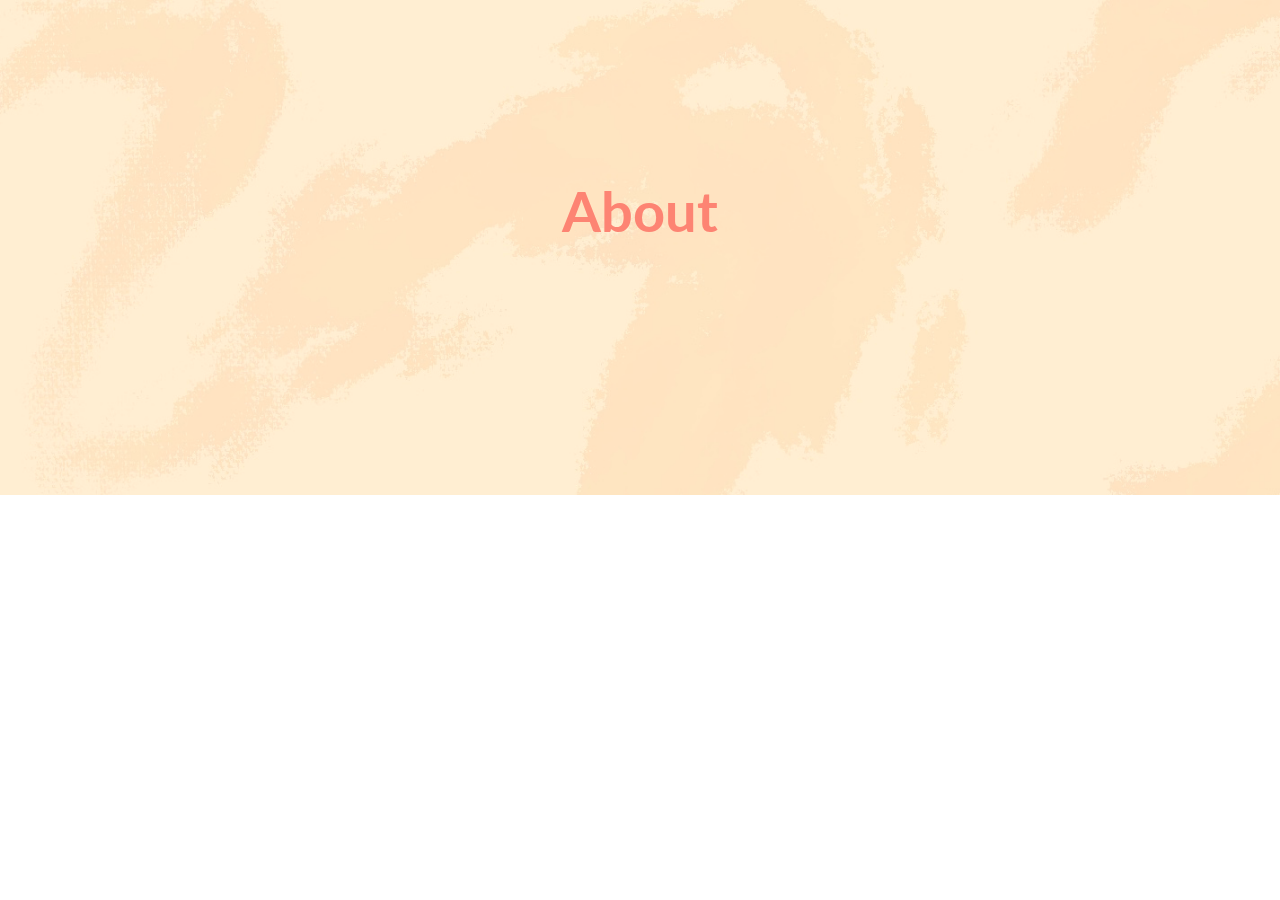
<file: about.html>
<!DOCTYPE html>
<html lang="en">
  <head>
    <meta charset="UTF-8" />
    <meta http-equiv="X-UA-Compatible" content="IE=edge" />
    <meta name="viewport" content="width=device-width, initial-scale=1.0" />
    <title>About - PSDEI</title>
    <link rel="stylesheet" href="./styles.css" />
    <script
      src="https://code.jquery.com/jquery-3.6.1.min.js"
      integrity="sha256-o88AwQnZB+VDvE9tvIXrMQaPlFFSUTR+nldQm1LuPXQ="
      crossorigin="anonymous"
    ></script>
    <script>
      $(function () {
        $("#navbar").load("navbar.html");
      });
    </script>
  </head>

  <body>
    <section id="landing">
      <header class="sub-header">
        <div id="navbar"></div>
        <div class="header__container">
          <div class="header__description">
            <h1>About</h1>
          </div>
        </div>
      </header>
    </section>
  </body>
</html>
</file>
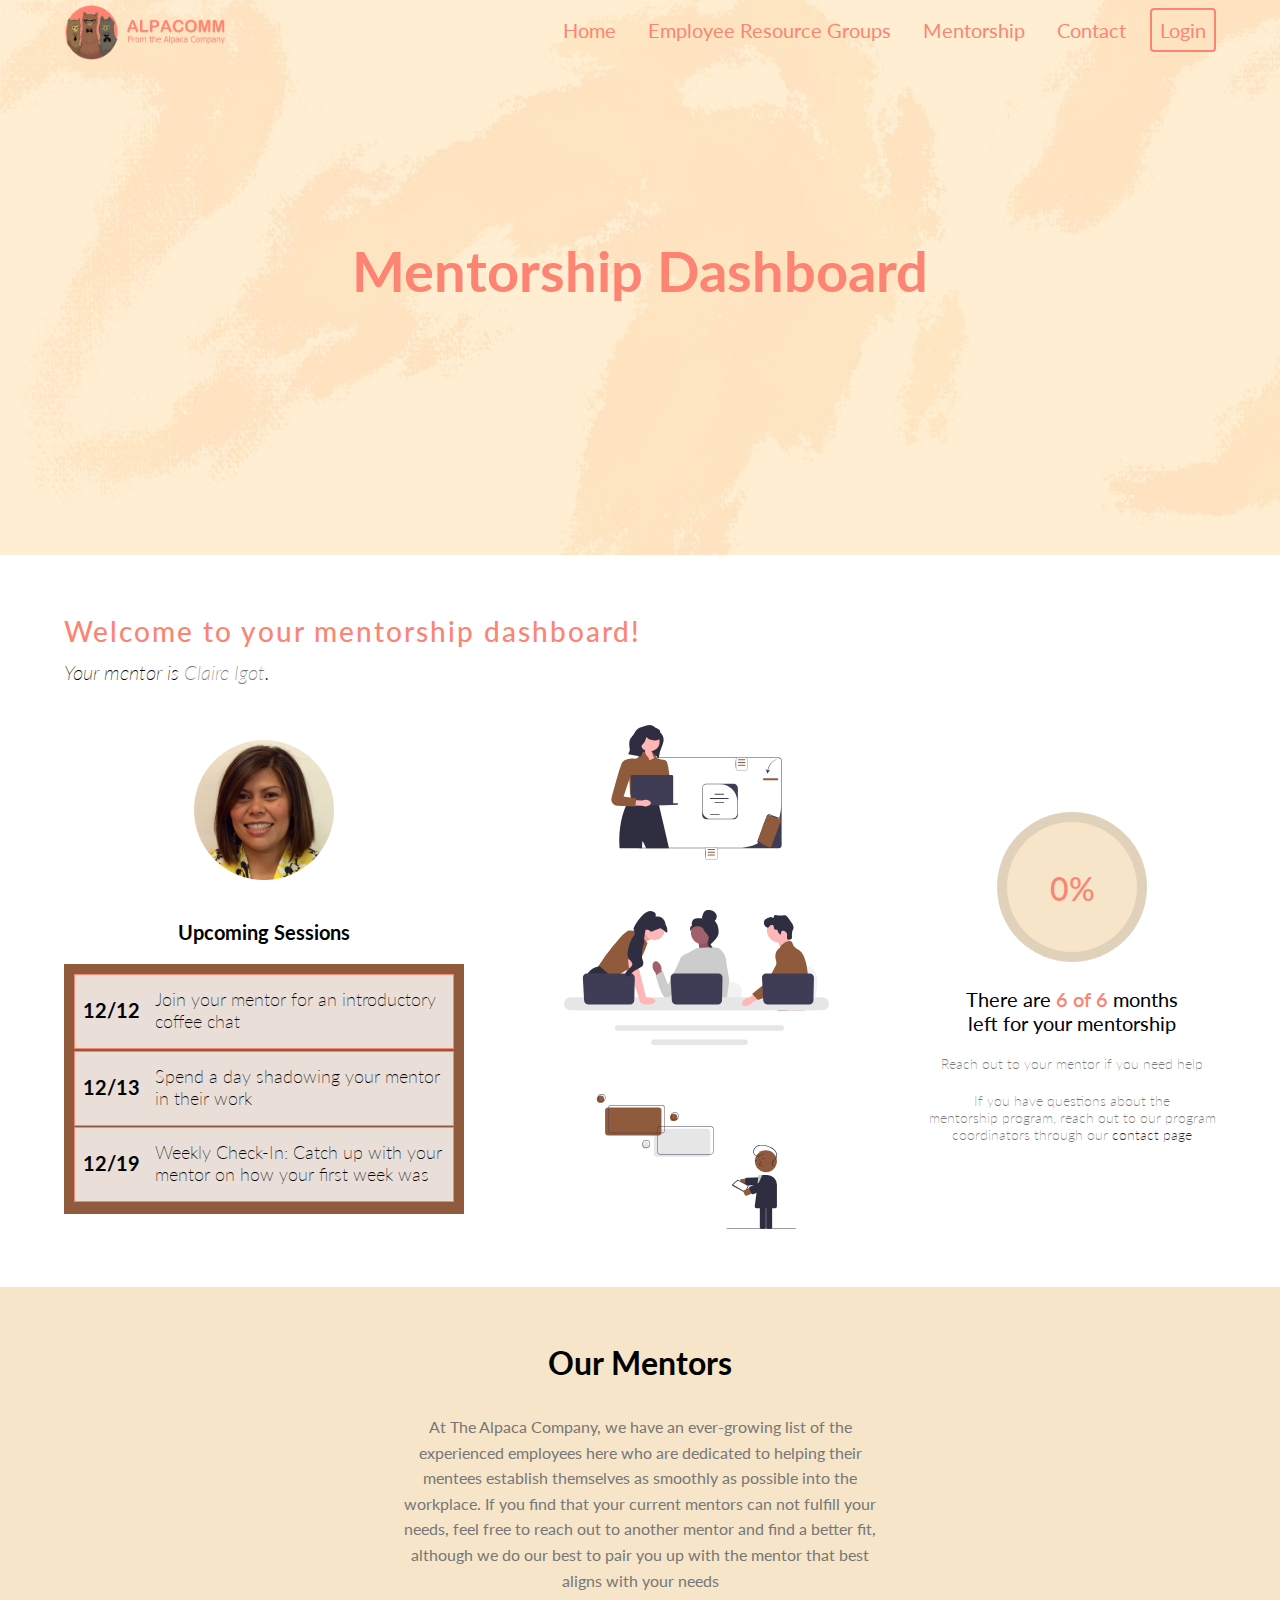
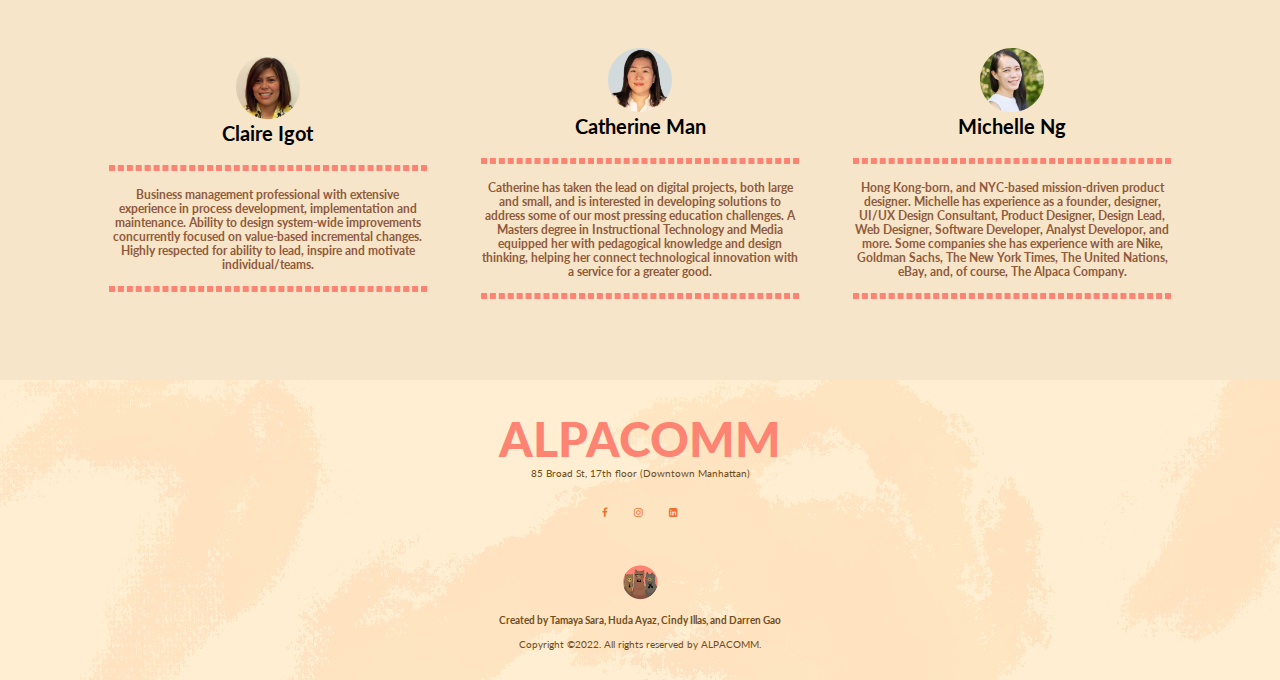
<file: dashboard.html>
<!DOCTYPE html>
<html>
<html lang="en">

<head>
  <link rel="stylesheet" href="https://stackpath.bootstrapcdn.com/font-awesome/4.7.0/css/font-awesome.min.css"> 
  <meta charset="UTF-8" />
  <meta http-equiv="X-UA-Compatible" content="IE=edge" />
  <meta name="viewport" content="width=device-width, initial-scale=1.0" />
  <title>ALPACOMM - Mentorship Dashboard</title>
  <link rel="icon" href="/assets/alpaca logo no text.png">
  <link rel="stylesheet" href="dashboard.css" /> 

</head>

<!--Start of the Banner-->

<body>
  
  <section id="landing">
    <nav id="nav">
      <div class="nav__container">
        <img class="logo" src="./assets/alpaca logo w text.png" alt="The ALPACOMM Logo" />
        <ul class="nav__links">
          <li><a href="index.html" class="nav__link">Home</a></li>
          <!-- <li><a href="about.html" class="nav__link">About</a></li> -->
          <li><a href="erg.html" class="nav__link">Employee Resource Groups</a></li>
          <li><a href="dashboard.html" class="nav__link">Mentorship</a></li>
          <li><a href="contacts.html" class="nav__link">Contact</a></li>
          <li><a href="#" class="nav__link nav__link--primary">Login</a></li>
        </ul>
      </div>
    </nav>

    <header class="sub-header">
      <div class="header__container">
        <div class="header__description">
          <h1>Mentorship Dashboard</h1>
        </div>
      </div>
    </header>
  </section>

  <!-- End of the Landing-->


  <!--Updates Section-->
  <section class="updates" id="updates">
    <div class="title__container">
      <div class="md-welcome">
        <h2 class="welcome">Welcome to your mentorship dashboard!</h2>
        <h2 class="your-mentor">Your mentor is <span class="mentor-name">Claire Igot</span>.</h2>
      </div>
      <div class="updates__container">
        <div class="sessions__wrapper">
          <img class="claire-db" src="/assets/Claire.PNG" alt="">
          <h2>Upcoming Sessions</h2>
          <div class="grid-container">
            <div class="grid-item">
              <h2 class="date">12/12</h2>
              <h2 class="desc">Join your mentor for an introductory coffee chat</h2>
            </div>
            <div class="grid-item">
              <h2 class="date">12/13</h2>
              <h2 class="desc">Spend a day shadowing your mentor in their work</h2>
            </div>
            <div class="grid-item">
              <h2 class="date">12/19</h2>
              <h2 class="desc">Weekly Check-In: Catch up with your mentor on how your first week was</h2>
            </div>
          </div>
        </div>
        <!--Images-->
        <div class="engineering--wrapper">
          <img src="./assets/remote-worker.svg" class="eng-img" alt="Computer man">
          <img src="./assets/engineering.svg" class="eng-img" alt="Computer man">
          <img src="./assets/present.svg" class="eng-img" alt="Computer man">
        </div>
        <div class="progress--wrapper">
          <div class="circular">
            <!-- <div class="inner"></div> -->
            <div class="outer"></div>
            <div class="numb">
              0%
            </div>
            <!-- <div class="circle">
              <div class="dot">
                <span></span>
              </div>
              <div class="bar left">
                <div class="progress"></div>
              </div>
              <div class="bar right">
                <div class="progress"></div>
              </div>
            </div> -->
          </div>
          <h2 class="line1">There are <span>6 of 6</span> months<br>left for your mentorship</h2>
          <h2 class="line2">Reach out to your mentor if you need help</h2>
          <h2 class="line2">If you have questions about the<br>mentorship program, reach out to our program<br>coordinators through our <a href="contacts.html">contact page</a></h2>
        </div>
      </div>
    </div>
 <!-- <script>
    const numb = document.querySelector(".numb");
    let counter = 0;
    setInterval(()=>{
      if(counter == 100){
        clearInterval();
      }else{
        counter+=1;
        numb.textContent = counter + "%";
      }
    }, 80);
 </script> -->
 </section>

<!--End of Images-->

      <!--The Pie Chart start here-->
  <!--The end of the Pie Chart-->
  <!--End Second Sectoin-->

  <!--Start of the Mentors-->
  <section class="Mentors" id="mentors">
    <h2 class="subtitle">Our Mentors</h2>
    <p class="mentor-intro">At The Alpaca Company, we have an ever-growing list of the experienced employees here who are dedicated to helping their mentees establish themselves as smoothly as possible into the workplace. If you find that your current mentors can not fulfill your needs, feel free to reach out to another mentor and find a better fit, although we do our best to pair you up with the mentor that best aligns with your needs</p>

    <div class="pics">
      <div class="mentors-col">
        <img src="assets/Claire.PNG">
        <h2>Claire Igot</h2>
        <p><h3>Business management professional with extensive experience in process development, implementation and maintenance. Ability to design system-wide improvements concurrently focused on value-based incremental changes. Highly respected for ability to lead, inspire and motivate individual/teams. </h3></p>
      </div>

      <div class="mentors-col">
        <img src="assets/catherine.PNG">
        <h2> Catherine Man</h2>
        <p><h3>Catherine has taken the lead on digital projects, both large and small, and is interested in developing solutions to address some of our most pressing education challenges. A Masters degree in Instructional Technology and Media equipped her with pedagogical knowledge and design thinking, helping her connect technological innovation with a service for a greater good.</h3></p>
      </div>

      <div class="mentors-col">
        <img src="assets/Michelle.PNG">
        <h2> Michelle Ng</h2>
        <p><h3>Hong Kong-born, and NYC-based mission-driven product designer. Michelle has experience as a founder, designer, UI/UX Design Consultant, Product Designer, Design Lead, Web Designer, Software Developer, Analyst Developor, and more. Some companies she has experience with are Nike, Goldman Sachs, The New York Times, The United Nations, eBay, and, of course, The Alpaca Company.</h3></p>
      </div>
    </div>
  </section>
</body>
<!--- FOOTER -->
<section class="footer">
  <h1 class="alpacomm-footer"><b>ALPACOMM</b></h1>
  <p class="other-text-footer">85 Broad St, 17th floor (Downtown Manhattan) </p>
   <div class="iconss">
    <li><a href="https://www.facebook.com/projectalpacany"><i class="fa fa-facebook"></i></a></li>
    <!-- <img src="./assets/dei_logo.png"> -->
    <li><a href="https://www.instagram.com/pumpkinspicealpacees/"><i class="fa fa-instagram"></i></a></li>
    <!-- <img src="./assets/dei_logo.png"> -->
    <li><a href="https://www.linkedin.com/company/projectalpaca/"><i class="fa fa-linkedin-square"></i></a></li>
  </div>
  <div class="footer-bottom">
    <img src="./assets/alpaca logo no text.png">
    <p class="other-text-footer"><b><br>Created by Tamaya Sara, Huda Ayaz, Cindy Illas, and Darren Gao</b></p>
    <p class="other-text-footer"><br>Copyright &copy;2022.  All rights reserved by <span>ALPACOMM.</span></p>
 </div>
 </section>
</html>
</file>
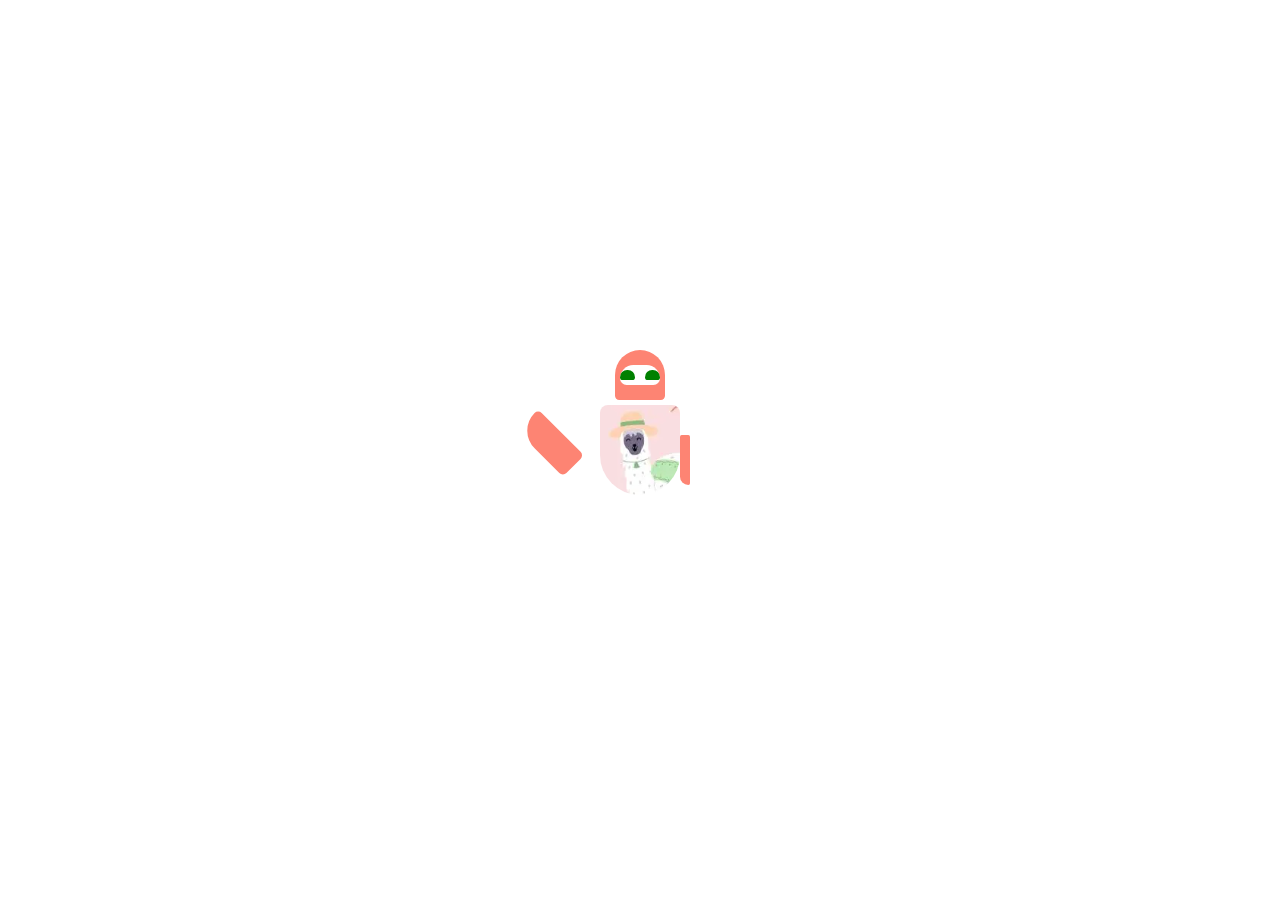
<file: robot.html>
<html>
<head>
<style>
body{
   
   background-size: 90px 80px; 
}
.face{
   position:absolute;
   top:0;
   left:0;
   right:0;
   bottom:150;
   margin:auto;
   height:20;
   width:40;
   background:white;	
   border-top-left-radius:20px;
   border-top-right-radius:20px;
   border-bottom-left-radius:10px;
   border-bottom-right-radius:10px;
}
.head{
   position:absolute;
   top:0;
   left:0;
   right:0;
   bottom:150;
   margin:auto;
   height:50;
   width:50;
   z-index:-1;
   background: #fd8473;	
   border-top-left-radius:60px;
   border-top-right-radius:60px;
   border-bottom-left-radius:10px;
   border-bottom-right-radius:10px;
}
.body{
   position:absolute;
   top:0;
   left:0;
   right:0;
   bottom:0;
   margin:auto;
   height:90;
   width:80;
   background:white;	
   background-image: url("./alpaca-cubes/robot.gif.jpeg");
   border-top-left-radius:20px;
   border-top-right-radius:20px;
   border-bottom-left-radius:100px;
   border-bottom-right-radius:100px;
}
.left-hand{
   position:absolute;
   top:0;
   left:0;
   right:180;
   bottom:15;
   margin:auto;
   height:30;
   width:65;
   background:  #fd8473;	
   border-top-left-radius:10px;
   border-top-right-radius:10px;
   border-bottom-left-radius:50px;
   border-bottom-right-radius:10px;
   animation:hand 1s linear infinite;
   transform: rotateZ(45deg);
}
.right-hand{
   position:absolute;
   top:20;
   left:90;
   right:0;
   bottom:0;
   margin:auto;
   height:10;
   width:50;
   background: #fd8473;	
   border-top-left-radius:10px;
   border-top-right-radius:10px;
   border-bottom-left-radius:10px;
   border-bottom-right-radius:50px;
   transform: rotateZ(90deg)
}
@keyframes hand{
0%{
transform:translateY(-40px) rotateZ(45deg);
} 
50%{
transform:translateY(0px) rotateZ(-0deg);
}
100%{
transform:translateY(-40px) rotateZ(45deg);
}
}
.eye1{
position:absolute;
  top:0;
  left:0;
  right:25;
  bottom:150;
  margin:auto;
  height:10px;
  width:15px;
  background:repeating-linear-gradient(green 70%, green 80%, green);
  border-top-left-radius:50px;
  border-top-right-radius:50px;
  border-bottom-left-radius:20px;
  border-bottom-right-radius:20px;
  animation:blink 1s linear 2;
}
.eye2{
position:absolute;
  top:0;
  left:25;
  right:0;
  bottom:150;
  margin:auto;
  height:10px;
  width:15px;
  background:repeating-linear-gradient(green 70%, green 80%, green);
  border-top-left-radius:50px;
  border-top-right-radius:50px;
  border-bottom-left-radius:20px;
  border-bottom-right-radius:20px;
    animation:blink 1s linear 2;
}
@keyframes blink{
0%{
height:10px;
}
25%{
height:6px;
}
50%{
height:1px;
}
75%{
height:6px;
}
100%{
heigth:10px;
}
}
</style>
</head>
<body>
<div class="face"></div>
<div class="head"></div>
<div class="body"></div>
<div class="left-hand"></div>
<div class="right-hand"></div>
<div class="eye1"></div>
<div class="eye2"></div>
</body>
</html>
</file>
<file: styles.css>
@import url("https://fonts.googleapis.com/css2?family=Lato:wght@400;700&display=swap");

* {
  margin: 0;
  padding: 0;
  box-sizing: border-box;
  font-family: "Lato", sans-serif;
}

html {
  font-size: 62.5%;
}

h1 {
  font-size: 56px;
  color: #fd8473;
  margin-bottom: 24px;
  text-align: center;
  font-weight: 700 !important;
}

h2 {
  font-size: 36px !important;
  margin-bottom: 20px;
  text-align: center;
  color: #fd8473;
}

p {
  text-align: center;
  font-size: 16px;
  color: rgba(119, 119, 119, 0.505);
  margin-bottom: 30px;
}

h5 {
  font-size: 18px !important;
}

img {
  width: 100%;
}

.container {
  padding: 56px 0;
}

.row {
  width: 100%;
  max-width: 1200px;
  margin: 0 auto;
}

.container {
  display: flex;
  flex-direction: column;
  justify-content: center;
  align-items: center;
}

.contact-us-header {
  font-size: 56px;
}

/*

NAVIGATION BAR

*/

.nav {
  /* added by Huda */
  height: 80px;
  display: flex;
}

button {
  cursor: pointer;
}

button:active {
  transform: translateY(1px);
}

.btn {
  background-color: #fd8473; /*yellow*/
  color: white;
  padding: 12px 24px;
  margin-top: 24px;
  font-size: 20px;
  border-radius: 4px;
  border: none;
}

#nav {
  font-weight: bold;
}

.nav__container {
  width: 100%;
  max-width: 1200px;
  padding: 0 24px;
  display: flex;
  justify-content: space-between;
  align-items: center;
  margin: 0 auto;
}

.nav__container ul {
  margin-top: 10px;
}

.logo {
  height: 55px;
  margin-top: 5px;
  width: auto;
}

ul {
  display: flex;
}

li {
  list-style-type: none;
}

.nav__link {
  margin-left: 16px;
  text-decoration: none;
  font-size: 20px;
  color: #fd8473 !important;
  font-weight: lighter;
  padding: 8px;
}

.nav__link:hover {
  text-decoration: underline;
}

.nav__link--primary {
  border: 2px solid #fd8473;
  border-radius: 4px;
}

.nav__link--primary:hover {
  text-decoration: none;
  cursor: not-allowed;
}

.nav__link:hover {
  text-decoration: underline;
}

/* 

LANDING

*/

#landing {
  /* background-color: #f6e5c8; */
  background-color: #ffefd5;
  background-image: url("/assets/Untitled_Artwork.jpg");
  background-size: 100%;
}

header {
  height: 160px;
}

.header__container {
  width: 100%;
  max-width: 720px;
  margin: 0 auto;
  height: 30px; /* changed */
  display: flex;
  flex-direction: column;
  justify-content: space-between;
  padding-top: 24px;
}

.header__description  {
    padding-top: 17vh;
}

.sub-header {
  height: 55vh;
}

/*

CONTACT PAGE

*/

/* .body {
  background-color: rgb(113, 78, 34);
} */

#contact-form {
  background-color: #ffefd5;
  padding: 56px 0;
}

.priv-state {
  margin-bottom: 30px;
}

form {
  /* background-color: rgb(113, 78, 34); */
  /* background-image: url("./assets/waves.jpg"); */
  width: 900px;
  margin: 90px auto;
  max-width: 97%;
  border-radius: 4px;
}
/*
form .title h2{
  
  letter-spacing: 6px;
  color: #f6e5c8;
  position:absolute; 
  text-shadow: 0 0 3px  #fd8473, 0 0 5px white;
  display: inline-block;
  padding-bottom: 8px;
  margin-bottom: 40px;
}
*/
form .title h2 {
  letter-spacing: 6px;
  color: #fd8473;
  text-shadow: 0 0 3px  #fd8473, 0 0 5px white;
  border-bottom: 1px solid  rgb(235, 105, 62);
  text-align:center; 
  display: block;
  padding-bottom: 8px;
  margin-bottom: 32px;
}

form .half {
  display: flex;
  justify-content: space-between;
}

form .half .item {
  display: flex;
  flex-direction: column;
  margin-bottom: 24px;
  width: 48%;
}

form label {
  display: block;
  font-size: 13px;
  letter-spacing: 3.5px;
  margin-bottom: 16px;
}

form .half .item input {
  border-radius: 4px;
  border: 1px solid rgb(240, 111, 46);
  outline: 0;
  padding: 16px;
  width: 100%;
  height: 44px;
  background: transparent;
  font-size: 17px;
}

form .full {
  margin-bottom: 24px;
}

form .full textarea {
  background: transparent;
  border-radius: 4px;
  border: 1px solid rgb(240, 111, 46);
  outline: 0;
  padding: 12px 16px;
  width: 100%;
  height: 200px;
  font-size: 17px;
}

form .action {
  margin-bottom: 50px;
}

form .action input {
  background: transparent;
  border-radius: 4px;
  border: 1px solid white;
  cursor: pointer;
  font-size: 13px;
  font-weight: 600;
  height: 44px;
  letter-spacing: 3px;
  outline: 0;
  padding: 0 20px 0 22px;
  margin-right: 10px;
}

form .action input[type="submit"] {
  background: cornsilk;
  color: rgb(235, 105, 62);
}

form .icons a {
  border: 10px solid rgb(233, 92, 45);
  border-radius: 600%;
  line-height: 50px;
  text-align: center;
  font-weight: 600;
  width: 100px;
  margin-right: 10px;
}

form .half .item input:focus,
form .full textarea:focus,
form .action input[type="reset"]:hover,
form .icons a:hover {
  background: rgb(235, 105, 62);
}
/*FOOTER */ 

/* Footer */

.footer{
background-image: url("./assets/Untitled_Artwork.jpg");
width: 100%;
text-align: center;
padding: 30px 0; 
}

.footer h4{
margin-bottom: 25px;
margin-top: 20px;
font-weight: 600;
}
.footer p{
color:rgb(113, 78, 34)
}
.iconss .fa{
color:rgb(240, 111, 46);
margin: 0 13px;
cursor: pointer;
padding: 18px 0;
}
.iconss img{
width: 25px;
height: 25px;
}
.footer-bottom img{
width: 35px;
height: 35px;
}
.iconss{
list-style: none;
display: flex;
align-items: center;
justify-content: center;
margin: 1rem 0 3rem 0;
}
.icons li{
margin: 0 10px;
}
.icons a{
text-decoration: none;
color: #fd8473;
}
.icons a i{
font-size: 1.1rem;
transition: color .4s ease;

}
.icons a:hover i{
color: aqua;
}

.alpacomm-footer {
  color: #fd8473;
  font-size: 48px;
  margin: 0;
  margin-bottom: -5x;
}

.other-text-footer {
  color: #714e22;
  font-size: 10px;
  padding: 0;
  margin: 0;
}
</file>
<file: dashboard.css>
@import url("https://fonts.googleapis.com/css2?family=Lato:wght@400;700&display=swap");

* {
  margin: 0;
  padding: 0;
  box-sizing: border-box;
  font-family: "Lato", sans-serif;
}

html {
  font-size: 62.5%;
}

h1 {
  font-size: 56px;
  color: #fd8473;
  margin-bottom: 24px;
  text-align: center;
}

h2 {
  font-size: 20px;
  margin-bottom: 20px;
  text-align: center;
}

img {
  width: 100%;
}

.container {
  padding: 56px 0;
}

.row {
  width: 100%;
  max-width: 1200px;
  margin: 0 auto;
}

/*

NAVIGATION BAR

*/

.nav {
  /* added by Huda */
  height: 80px;
  display: flex;
}

button {
  cursor: pointer;
}

button:active {
  transform: translateY(1px);
}

.btn {
  background-color: #fd8473; /*yellow*/
  color: white;
  padding: 12px 24px;
  margin-top: 24px;
  font-size: 20px;
  border-radius: 4px;
  border: none;
}

#nav {
  font-weight: bold;
}

.nav__container {
  width: 100%;
  max-width: 1200px;
  padding: 0 24px;
  display: flex;
  justify-content: space-between;
  align-items: center;
  margin: 0 auto;
}

.logo {
  height: 55px;
  margin-top: 5px;
  width: auto;
}

ul {
  display: flex;
}

li {
  list-style-type: none;
}

.nav__link {
  margin-left: 16px;
  text-decoration: none;
  font-size: 20px;
  color: #fd8473;
  font-weight: lighter;
  padding: 8px;
}

.nav__link:hover {
  text-decoration: underline;
}

.nav__link--primary {
  border: 2px solid #fd8473;
  border-radius: 4px;
}

.nav__link--primary:hover {
  text-decoration: none;
  cursor: not-allowed;
}

.nav__link:hover {
  text-decoration: underline;
}

/* 

LANDING

*/

#landing {
  /* background-color: #f6e5c8; */
  background-color: #ffefd5;
  background-image: url("/assets/Untitled_Artwork.jpg");
  background-size: 100%;
}

header {
  height: 160px;
}

.header__container {
  width: 100%;
  max-width: 720px;
  margin: 0 auto;
  height: 30px; /* changed */
  display: flex;
  flex-direction: column;
  justify-content: space-between;
  padding-top: 24px;
}

.header__description  {
    padding-top: 17vh;
}

.sub-header {
  height: 55vh;
}

/* .body{
    background-color: yellow;
   background-image: linear-gradient(to right green, yellow); 
} */



/*
.div1{
    background-color: #f6e5c8;
    float: left; 
    width: 33.33%;
    height: 90px;
}
.div2{ 
    background-color: #f6e5c8;
    float: right; 
    width: 33.33%;
    height: 90px; 
}
.div3{
    background-color: rgb(94, 174, 94);
    font-size: 50px; 
    margin: 0 auto; 
    height: 90px; 
    display: grid; 
    grid-template-columns: repeat(3, 1fr);
    align-items: center;
}
*/

/* h2 text glow effewct */ 
.h2-glow {
  color: rgb(144, 90, 60);
  box-shadow: 0.1rem 0.1rem 0.1rem rgb(232, 148, 96) inset, -0.1rem -0.1rem 0.1rem rgb(234, 145, 115) inset,
     0.1rem 0.1rem 3.5rem rgba(255, 255, 255, 0.2),
     -0.1rem -0.1rem 3.5rem rgba(234, 140, 76, 0.776);
}

/* Pie Chart*/ 

/* .circles {
  position:absolute; 
  bottom:1px; 
  left:1080px"
} */

inner{
  /* top: 50%;
  left: 50%; */
  height: 80px;
  width: 80px;
  /* margin: -40px 0 0 -40px; */
  background-color: #f6e5c8;
  border-radius: 100%;
  box-shadow: 0 1px 0 rgba(0,0,0,0.2);
}

.circular .bar{
  /* position: absolute; */
  height: 100%;
  width: 100%;
  background: #fff;
  border-radius: 100%; 
  clip: rect(0px, 100px, 100px, 50px);
}
.circle .bar .progress{
  /* position: absolute; */
  height: 100%;
  width: 100%;
  border-radius: 100%;
  clip: rect(0px, 50px, 100px, 0px);
}
.circle .bar .progress, .dot span{
  background:  rgb(144, 90, 60);
}
.circle .left .progress{
  z-index: 1;
  animation: left 4s linear both;
}
@keyframes left {
  100%{
    transform: rotate(180deg);
  }
}
.circle .right{
  z-index: 3;
  transform: rotate(180deg);
}
.circle .right .progress{
  animation: right 4s linear both;
  animation-delay: 4s;
}
@keyframes right {
  100%{
    transform: rotate(180deg);
  }
}
.circle .dot{
  z-index: 2;
  /* position: absolute;
  left: 50%;
  top: 50%; */
  width: 50%;
  height: 10px;
  margin-top: -5px;
  animation: dot 8s linear both;
  transform-origin: 0% 50%;
}
.circle .dot span {
  /* position: absolute; */
  /* right: 0; */
  width: 10px;
  height: 10px;
  border-radius: 100%;
}
@keyframes dot{
  0% {
    transform: rotate(-90deg);
  }
  50% {
    transform: rotate(90deg);
    z-index: 4;
  }
  100% {
    transform: rotate(270deg);
    z-index: 4;
  }
}

/*End of the pie chart*/ 

/*Start of first section*/ 

#updates {
  width: 100%;
  margin: auto;
}

.title__container {
  padding: 30px 0;
}

.updates__container{
    width: 100%;
    max-width: 1200px;
    height: 60vh;
    padding: 0 24px;
    margin: 10px auto;
    display: flex;
    justify-content: space-between;
} 

/* 
    width: 100%; 
    text-align: center;
    margin: auto;
    padding-bottom: 200px;
    background-image: linear-gradient(to right,  #fd8473, #f6e5c8 ,  rgb(144, 90, 60));
}

/* .updates__container h2{
    position: relative;
    left: -570px; 
} */

.md-welcome {
  text-align: left;
  line-height: 1.5;
  width: 100%;
  max-width: 1200px;
  padding: 0 24px;
  margin: 25px auto;
  display: flex;
  flex-direction: column;
  align-items: flex-start;
  margin-bottom: -10px;
}

.welcome {
  font-size: 28px;
  color: #fd8473;
  font-weight: 500;
  letter-spacing: 2px;
}

.your-mentor {
  margin-top: -15px;
  font-weight: 200;
  font-style: italic;
}

.mentor-name {
  color: #777;
}

.claire-db {
  max-width: 100%;
  width: 140px;
  margin-bottom: 40px;
}

.sessions__wrapper {
  display: flex;
  flex-direction: column;
  align-items: center;
  justify-content: center;
}

.grid-container {
  display: grid;
  background-color: rgb(144, 90, 60);
  padding: 10px;
  /* position:relative; */
  max-width: 400px;
  width: 100%;
  max-height: 250px;
  height: 100%;
}

.grid-item {
  background-color: rgba(255, 255, 255, 0.8);
  border: 1px solid #fd8473;
  /*padding: 1px; */
  padding: 8px 8px;
  text-align: left;
  display: flex;
  justify-content: center;
  width: 100%;
  height: 100%;
  max-width: 400px;
  max-height: 75px;
}

.date {
  padding-right: 15px;
  text-align: center;
  font-size: 20px;
  position: relative;
  top: 15px;
}

.desc {
  font-weight: 200;
  text-align: left;
  font-size: 18px;
  position: relative;
  top: 5px;
}

.engineering--wrapper {
  /* position:absolute; */
  display: flex;
  flex-direction: column;
  align-items: center;
  justify-content: space-between;
  margin: 18px 10px;
  /* top: 600px; right: 400px;  */
}

.eng-img {
  width: 100%;
  height: 100%;
  max-height: 15vh;
}

/* Progress Circle */

.progress--wrapper {
  display: flex;
  flex-direction: column;
  justify-content: center;
  align-items: center;
}

.circular{
  height: 100%;
  width: 100%;
  max-width: 150px;
  max-height: 150px;
  margin: 20px;
  text-align: center;
}

.outer, .circle{
  z-index: 6;
  height: 100%;
  width: 100%;
  max-width: 150px;
  max-height: 150px;
  border-radius: 100%;
  padding: 20px;
}

.outer {
  background-color: #f6e5c8;
  border: 10px solid rgba(119, 119, 119, 0.168);
  padding: 10px;
}

.circle{
  z-index: 1;
  box-shadow: none;
}
.numb{
  z-index: 10;
  font-size: 32px;
  font-weight: 500;
  color:  #fd8473;
  text-align: center;
  position: relative;
  bottom: 93px;
}

.line1 {
  font-weight: 400;
  margin-top: 5px;

}

.line1 span {
  color: #fd8473;
  font-weight: 600;
}

.line2 {
  font-weight: 200;
  color: #777;
  font-size: 14px;
}

.line2 a {
  color: rgb(38, 38, 38);
  text-decoration: none; 
}

/*End of updates section*/ 

#mentors {
  background-color: #f6e5c8;
  width: 100%;
  margin: 0 auto;
  padding: 56px 0;
  display: flex;
  flex-direction: column;
  align-items: center;
  justify-content: center;
}

.subtitle {
  font-size: 32px;
  margin-bottom: 32px;
}

.mentor-intro {
  font-size: 16px;
  line-height: 1.6;
  padding: 0 400px;
  color: #777;
  margin-bottom: 10px;
}

.pics {
  display: flex;
  align-items: center;
  justify-content: center;
  justify-content: space-evenly;
  padding: 20px;
  margin-top: 20px;
  max-width: 1200px;
  width: 100%;
}

.Mentors{
  width: 80%; 
  margin: auto; 
  text-align: center;
  background-color:  #f6e5c8;
  /* background-image: linear-gradient(to right,  rgb(94, 174, 94) , #f6e5c8 ,  rgb(144, 90, 60)); */
   
}
.mentors-col{
  /*  flex-basis: 31%;
    border-radius: 10px; 
    margin-bottom: 5%;
    text-align: left; 
    */ 
    /* float: left;  */
    width: 28.33%; 
    padding: 5px; 
    right:5px;
}

.mentors-col img{
    width: 20%; 
    border-radius: 10px; 
}
.mentors-col p {
  border-style: dashed;
  padding: 0; 
  color: #fd8473; 
}
.mentors-col h3{
  margin-top: 16px; 
  margin-bottom: 15px;
  text-align: center; 
}
/* .pics::after{
  content:"";
  display: table; 
  clear: both; 
} */
.Mentors h1{
  color:  rgb(144, 90, 60);
}
.Mentors h3{
  color: rgb(144, 90, 60);
}
.mentors-col h3{
  color: rgb(144, 90, 60);
}

/* Footer */
 
.footer{
  background-image: url("./assets/Untitled_Artwork.jpg");
  width: 100%;
  text-align: center;
  padding: 30px 0; 
 }
  
 .footer h4{
  margin-bottom: 25px;
  margin-top: 20px;
  font-weight: 600;
 }
 .footer p{
  color:rgb(113, 78, 34)
 }
 .iconss .fa{
  color:rgb(240, 111, 46);
  margin: 0 13px;
  cursor: pointer;
  padding: 18px 0;
 }
 .iconss img{
  width: 25px;
  height: 25px;
 }
 .footer-bottom img{
  width: 35px;
  height: 35px;
 }
 .iconss{
  list-style: none;
  display: flex;
  align-items: center;
  justify-content: center;
  margin: 1rem 0 3rem 0;
 }
 .icons li{
  margin: 0 10px;
 }
 .icons a{
  text-decoration: none;
  color: #fd8473;
 }
 .icons a i{
  font-size: 1.1rem;
  transition: color .4s ease;
  
 }
 .icons a:hover i{
  color: aqua;
 }
 
.alpacomm-footer {
  color: #fd8473;
  font-size: 48px;
  margin: 0;
  margin-bottom: -5x;
}

.other-text-footer {
  color: #714e22;
  font-size: 10px;
  padding: 0;
  margin: 0;
}
</file>
